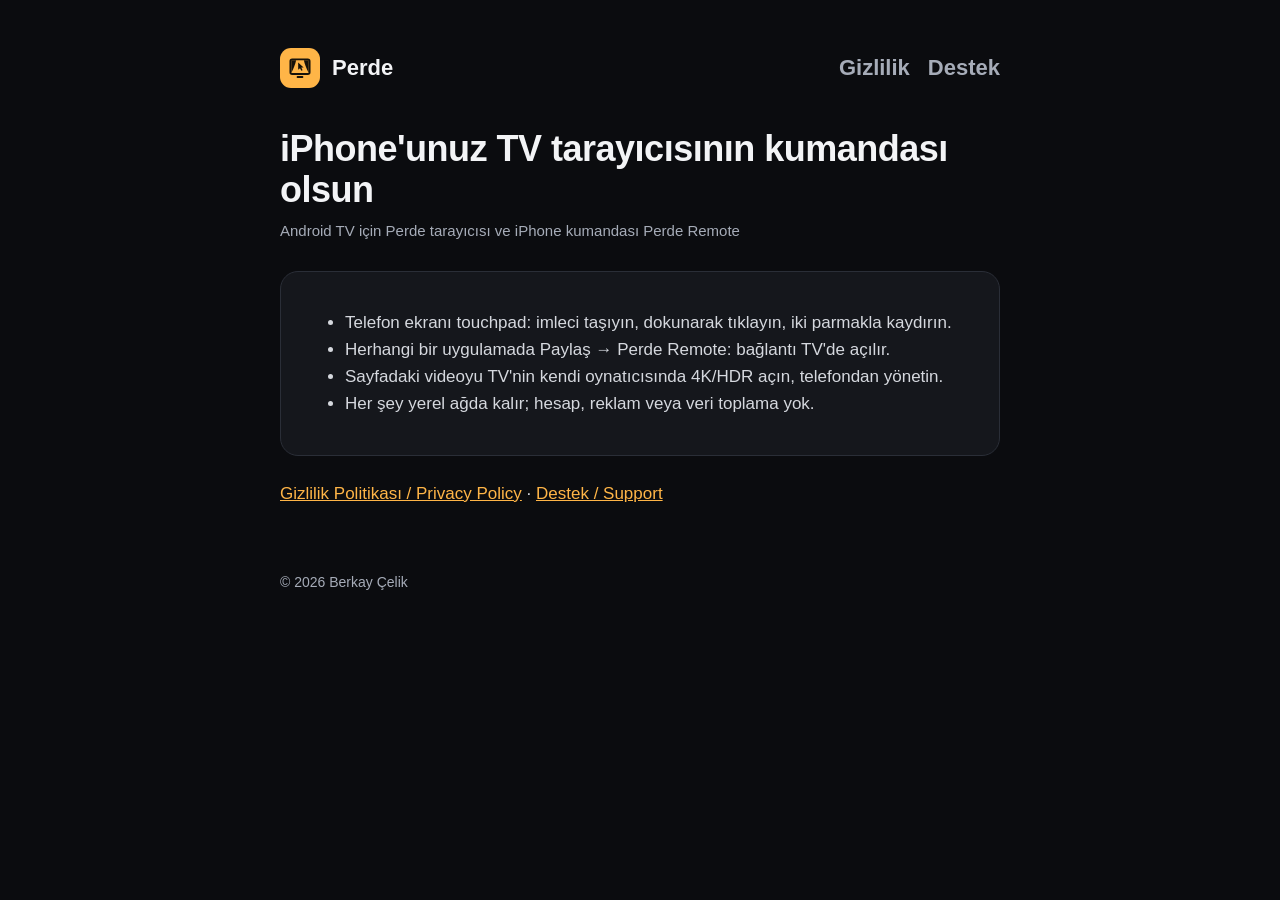
<file: index.html>
<!doctype html>
<html lang="tr">
<head>
<meta charset="utf-8">
<meta name="viewport" content="width=device-width, initial-scale=1">
<title>Perde · TV tarayıcı kumandası</title>
<link rel="icon" type="image/png" href="favicon.png">
<link rel="apple-touch-icon" href="apple-touch-icon.png">
<link rel="stylesheet" href="style.css">
</head>
<body>
<main>
  <header>
    <a href="./"><span class="mark"><svg width="26" height="26" viewBox="0 0 100 100" fill="currentColor" aria-hidden="true"><rect x="13" y="17" width="74" height="56" rx="7" fill="none" stroke="currentColor" stroke-width="7"/><path d="M16.5 20.5H35C32 35 26 52 16.5 69.5Z"/><path d="M83.5 20.5H65C68 35 74 52 83.5 69.5Z"/><path d="M43 29L43 57L50 50.5L55 61L60 58.8L55 48.5L64 48.5Z"/><rect x="37" y="81" width="26" height="7" rx="3.5"/></svg></span>Perde</a>
    <nav><a href="privacy.html">Gizlilik</a><a href="support.html">Destek</a></nav>
  </header>

  <h1>iPhone'unuz TV tarayıcısının kumandası olsun</h1>
  <p class="meta">Android TV için Perde tarayıcısı ve iPhone kumandası Perde Remote</p>

  <div class="card">
    <ul>
      <li>Telefon ekranı touchpad: imleci taşıyın, dokunarak tıklayın, iki parmakla kaydırın.</li>
      <li>Herhangi bir uygulamada Paylaş → Perde Remote: bağlantı TV'de açılır.</li>
      <li>Sayfadaki videoyu TV'nin kendi oynatıcısında 4K/HDR açın, telefondan yönetin.</li>
      <li>Her şey yerel ağda kalır; hesap, reklam veya veri toplama yok.</li>
    </ul>
  </div>

  <p><a href="privacy.html">Gizlilik Politikası / Privacy Policy</a> · <a href="support.html">Destek / Support</a></p>

  <footer>© 2026 Berkay Çelik</footer>
</main>
</body>
</html>
</file>
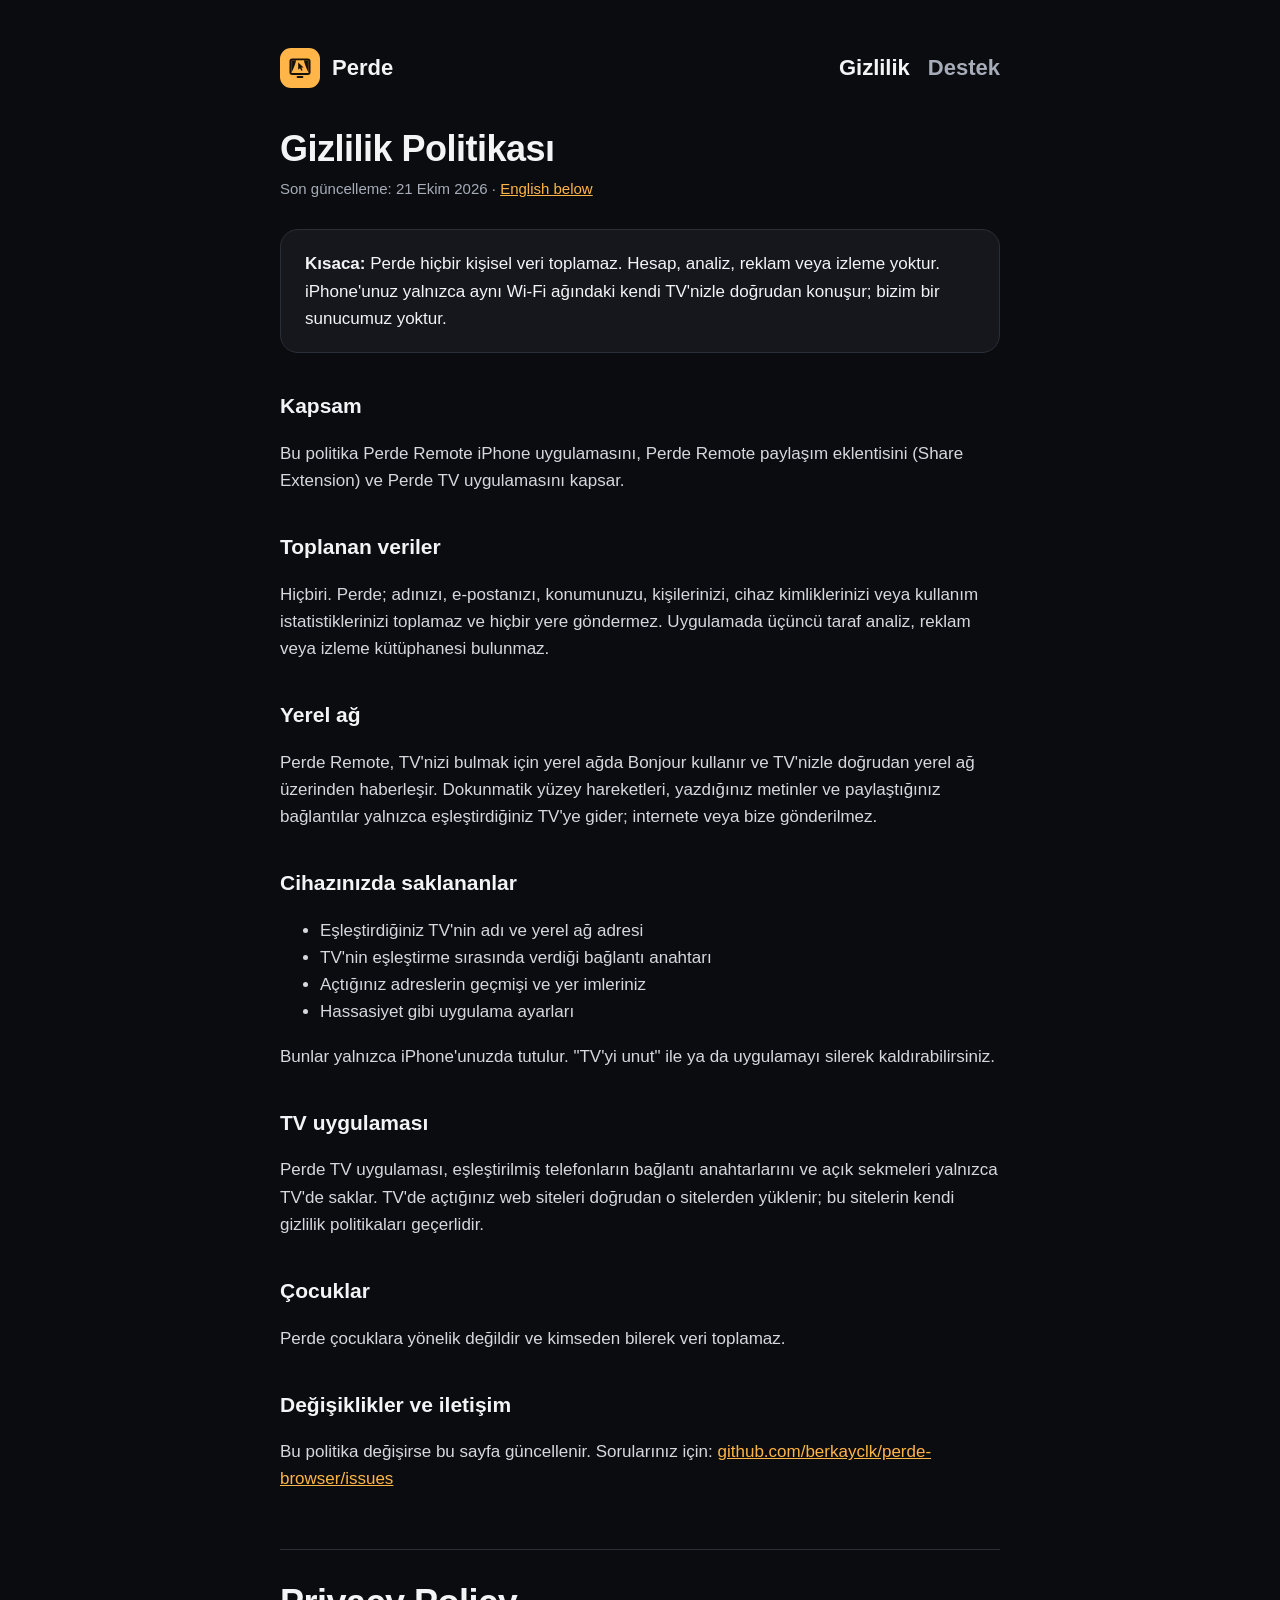
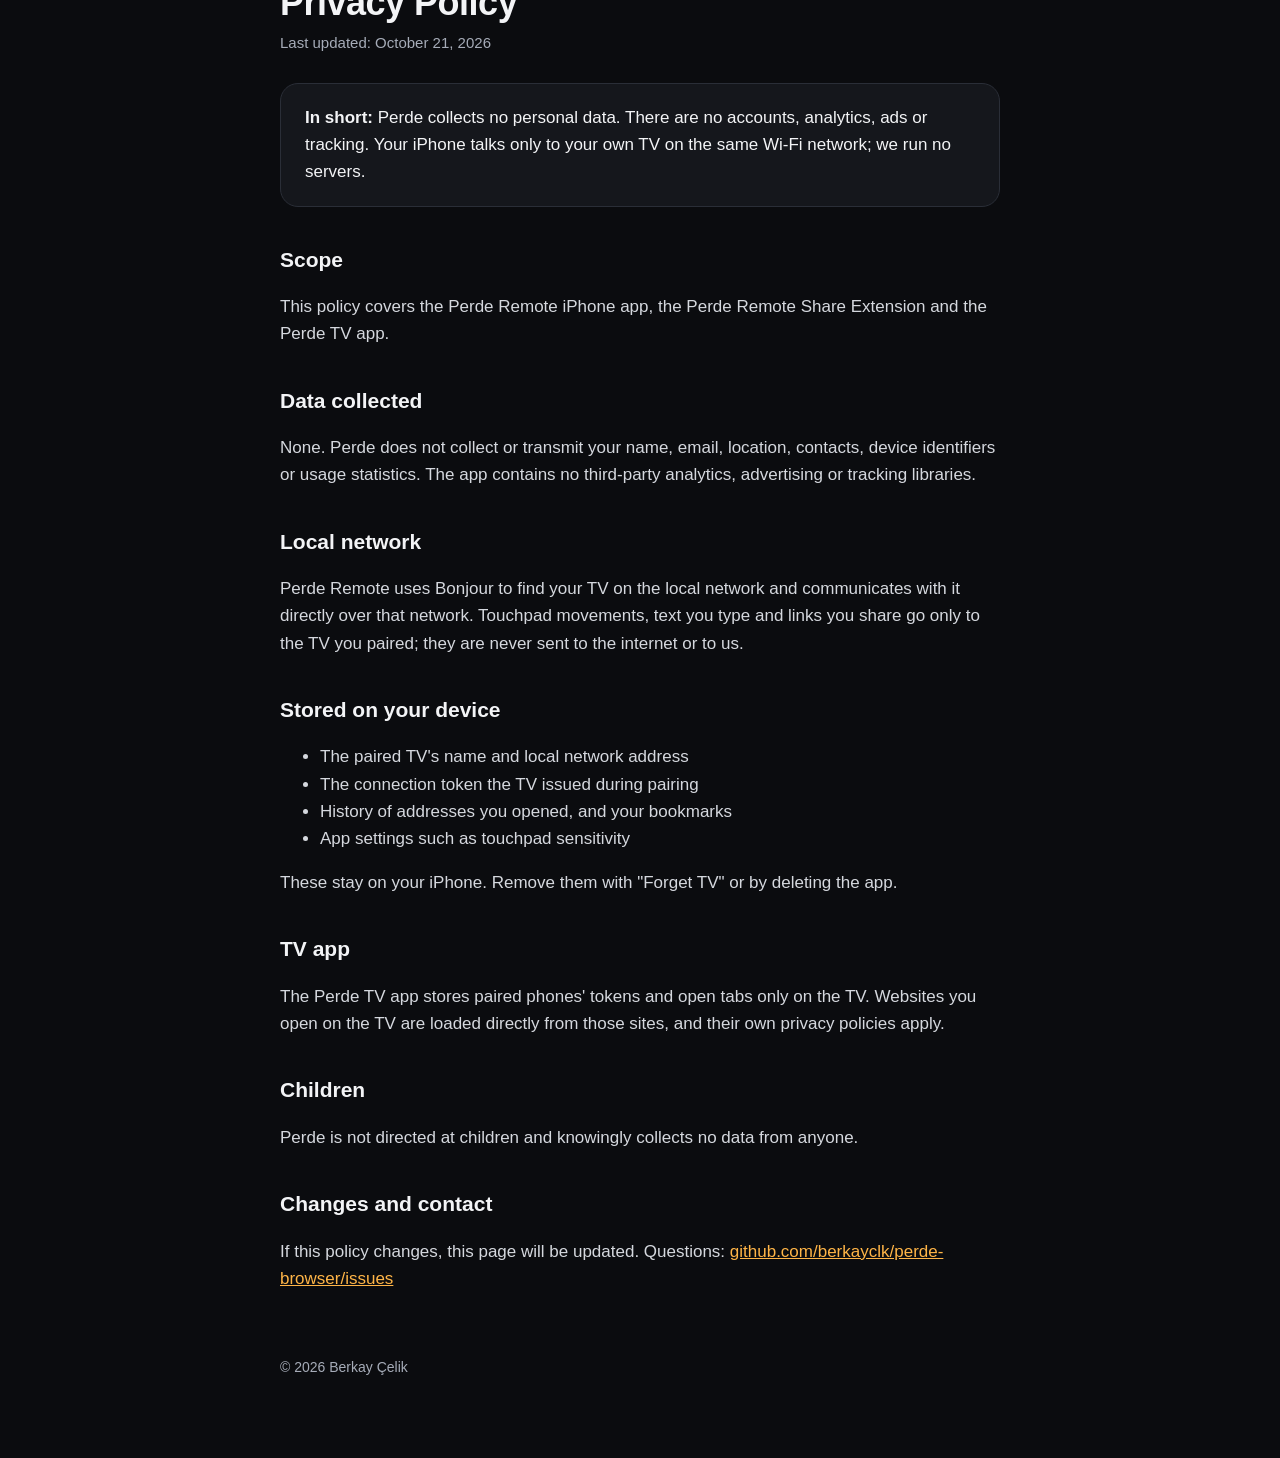
<file: privacy.html>
<!doctype html>
<html lang="tr">
<head>
<meta charset="utf-8">
<meta name="viewport" content="width=device-width, initial-scale=1">
<title>Perde · Gizlilik Politikası / Privacy Policy</title>
<link rel="icon" type="image/png" href="favicon.png">
<link rel="apple-touch-icon" href="apple-touch-icon.png">
<link rel="stylesheet" href="style.css">
</head>
<body>
<main>
  <header>
    <a href="./"><span class="mark"><svg width="26" height="26" viewBox="0 0 100 100" fill="currentColor" aria-hidden="true"><rect x="13" y="17" width="74" height="56" rx="7" fill="none" stroke="currentColor" stroke-width="7"/><path d="M16.5 20.5H35C32 35 26 52 16.5 69.5Z"/><path d="M83.5 20.5H65C68 35 74 52 83.5 69.5Z"/><path d="M43 29L43 57L50 50.5L55 61L60 58.8L55 48.5L64 48.5Z"/><rect x="37" y="81" width="26" height="7" rx="3.5"/></svg></span>Perde</a>
    <nav><a href="privacy.html" aria-current="page">Gizlilik</a><a href="support.html">Destek</a></nav>
  </header>

  <h1>Gizlilik Politikası</h1>
  <p class="meta">Son güncelleme: 21 Ekim 2026 · <a href="#en">English below</a></p>

  <div class="card">
    <strong>Kısaca:</strong> Perde hiçbir kişisel veri toplamaz. Hesap, analiz, reklam veya izleme yoktur. iPhone'unuz yalnızca aynı Wi-Fi ağındaki kendi TV'nizle doğrudan konuşur; bizim bir sunucumuz yoktur.
  </div>

  <h2>Kapsam</h2>
  <p>Bu politika Perde Remote iPhone uygulamasını, Perde Remote paylaşım eklentisini (Share Extension) ve Perde TV uygulamasını kapsar.</p>

  <h2>Toplanan veriler</h2>
  <p>Hiçbiri. Perde; adınızı, e-postanızı, konumunuzu, kişilerinizi, cihaz kimliklerinizi veya kullanım istatistiklerinizi toplamaz ve hiçbir yere göndermez. Uygulamada üçüncü taraf analiz, reklam veya izleme kütüphanesi bulunmaz.</p>

  <h2>Yerel ağ</h2>
  <p>Perde Remote, TV'nizi bulmak için yerel ağda Bonjour kullanır ve TV'nizle doğrudan yerel ağ üzerinden haberleşir. Dokunmatik yüzey hareketleri, yazdığınız metinler ve paylaştığınız bağlantılar yalnızca eşleştirdiğiniz TV'ye gider; internete veya bize gönderilmez.</p>

  <h2>Cihazınızda saklananlar</h2>
  <ul>
    <li>Eşleştirdiğiniz TV'nin adı ve yerel ağ adresi</li>
    <li>TV'nin eşleştirme sırasında verdiği bağlantı anahtarı</li>
    <li>Açtığınız adreslerin geçmişi ve yer imleriniz</li>
    <li>Hassasiyet gibi uygulama ayarları</li>
  </ul>
  <p>Bunlar yalnızca iPhone'unuzda tutulur. "TV'yi unut" ile ya da uygulamayı silerek kaldırabilirsiniz.</p>

  <h2>TV uygulaması</h2>
  <p>Perde TV uygulaması, eşleştirilmiş telefonların bağlantı anahtarlarını ve açık sekmeleri yalnızca TV'de saklar. TV'de açtığınız web siteleri doğrudan o sitelerden yüklenir; bu sitelerin kendi gizlilik politikaları geçerlidir.</p>

  <h2>Çocuklar</h2>
  <p>Perde çocuklara yönelik değildir ve kimseden bilerek veri toplamaz.</p>

  <h2>Değişiklikler ve iletişim</h2>
  <p>Bu politika değişirse bu sayfa güncellenir. Sorularınız için: <a href="https://github.com/berkayclk/perde-browser/issues">github.com/berkayclk/perde-browser/issues</a></p>

  <section class="lang" id="en" lang="en">
    <h1>Privacy Policy</h1>
    <p class="meta">Last updated: October 21, 2026</p>
    <div class="card">
      <strong>In short:</strong> Perde collects no personal data. There are no accounts, analytics, ads or tracking. Your iPhone talks only to your own TV on the same Wi-Fi network; we run no servers.
    </div>
    <h2>Scope</h2>
    <p>This policy covers the Perde Remote iPhone app, the Perde Remote Share Extension and the Perde TV app.</p>
    <h2>Data collected</h2>
    <p>None. Perde does not collect or transmit your name, email, location, contacts, device identifiers or usage statistics. The app contains no third-party analytics, advertising or tracking libraries.</p>
    <h2>Local network</h2>
    <p>Perde Remote uses Bonjour to find your TV on the local network and communicates with it directly over that network. Touchpad movements, text you type and links you share go only to the TV you paired; they are never sent to the internet or to us.</p>
    <h2>Stored on your device</h2>
    <ul>
      <li>The paired TV's name and local network address</li>
      <li>The connection token the TV issued during pairing</li>
      <li>History of addresses you opened, and your bookmarks</li>
      <li>App settings such as touchpad sensitivity</li>
    </ul>
    <p>These stay on your iPhone. Remove them with "Forget TV" or by deleting the app.</p>
    <h2>TV app</h2>
    <p>The Perde TV app stores paired phones' tokens and open tabs only on the TV. Websites you open on the TV are loaded directly from those sites, and their own privacy policies apply.</p>
    <h2>Children</h2>
    <p>Perde is not directed at children and knowingly collects no data from anyone.</p>
    <h2>Changes and contact</h2>
    <p>If this policy changes, this page will be updated. Questions: <a href="https://github.com/berkayclk/perde-browser/issues">github.com/berkayclk/perde-browser/issues</a></p>
  </section>

  <footer>© 2026 Berkay Çelik</footer>
</main>
</body>
</html>
</file>
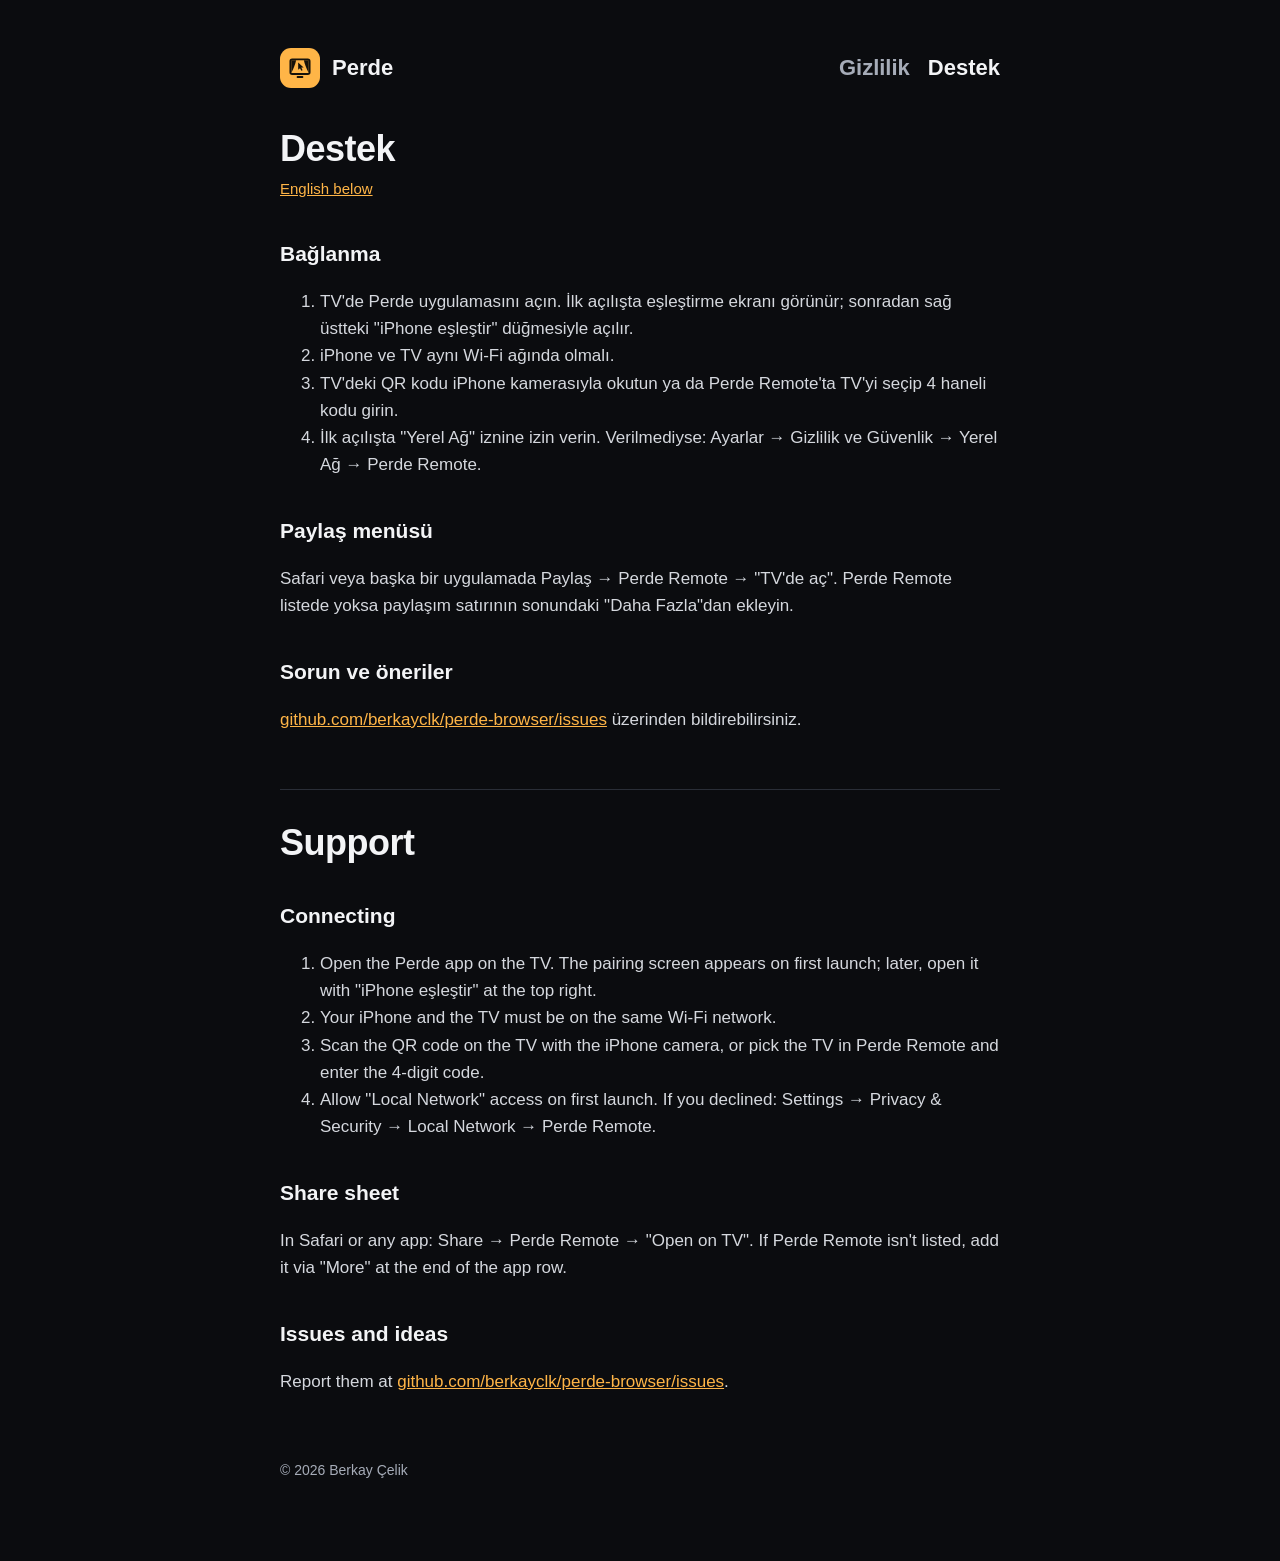
<file: support.html>
<!doctype html>
<html lang="tr">
<head>
<meta charset="utf-8">
<meta name="viewport" content="width=device-width, initial-scale=1">
<title>Perde · Destek / Support</title>
<link rel="icon" type="image/png" href="favicon.png">
<link rel="apple-touch-icon" href="apple-touch-icon.png">
<link rel="stylesheet" href="style.css">
</head>
<body>
<main>
  <header>
    <a href="./"><span class="mark"><svg width="26" height="26" viewBox="0 0 100 100" fill="currentColor" aria-hidden="true"><rect x="13" y="17" width="74" height="56" rx="7" fill="none" stroke="currentColor" stroke-width="7"/><path d="M16.5 20.5H35C32 35 26 52 16.5 69.5Z"/><path d="M83.5 20.5H65C68 35 74 52 83.5 69.5Z"/><path d="M43 29L43 57L50 50.5L55 61L60 58.8L55 48.5L64 48.5Z"/><rect x="37" y="81" width="26" height="7" rx="3.5"/></svg></span>Perde</a>
    <nav><a href="privacy.html">Gizlilik</a><a href="support.html" aria-current="page">Destek</a></nav>
  </header>

  <h1>Destek</h1>
  <p class="meta"><a href="#en">English below</a></p>

  <h2>Bağlanma</h2>
  <ol>
    <li>TV'de Perde uygulamasını açın. İlk açılışta eşleştirme ekranı görünür; sonradan sağ üstteki "iPhone eşleştir" düğmesiyle açılır.</li>
    <li>iPhone ve TV aynı Wi-Fi ağında olmalı.</li>
    <li>TV'deki QR kodu iPhone kamerasıyla okutun ya da Perde Remote'ta TV'yi seçip 4 haneli kodu girin.</li>
    <li>İlk açılışta "Yerel Ağ" iznine izin verin. Verilmediyse: Ayarlar → Gizlilik ve Güvenlik → Yerel Ağ → Perde Remote.</li>
  </ol>

  <h2>Paylaş menüsü</h2>
  <p>Safari veya başka bir uygulamada Paylaş → Perde Remote → "TV'de aç". Perde Remote listede yoksa paylaşım satırının sonundaki "Daha Fazla"dan ekleyin.</p>

  <h2>Sorun ve öneriler</h2>
  <p><a href="https://github.com/berkayclk/perde-browser/issues">github.com/berkayclk/perde-browser/issues</a> üzerinden bildirebilirsiniz.</p>

  <section class="lang" id="en" lang="en">
    <h1>Support</h1>
    <h2>Connecting</h2>
    <ol>
      <li>Open the Perde app on the TV. The pairing screen appears on first launch; later, open it with "iPhone eşleştir" at the top right.</li>
      <li>Your iPhone and the TV must be on the same Wi-Fi network.</li>
      <li>Scan the QR code on the TV with the iPhone camera, or pick the TV in Perde Remote and enter the 4-digit code.</li>
      <li>Allow "Local Network" access on first launch. If you declined: Settings → Privacy &amp; Security → Local Network → Perde Remote.</li>
    </ol>
    <h2>Share sheet</h2>
    <p>In Safari or any app: Share → Perde Remote → "Open on TV". If Perde Remote isn't listed, add it via "More" at the end of the app row.</p>
    <h2>Issues and ideas</h2>
    <p>Report them at <a href="https://github.com/berkayclk/perde-browser/issues">github.com/berkayclk/perde-browser/issues</a>.</p>
  </section>

  <footer>© 2026 Berkay Çelik</footer>
</main>
</body>
</html>
</file>
<file: style.css>
:root {
  --bg: #0B0C0F;
  --surface: #15171C;
  --line: #2A2E37;
  --text: #F3F4F6;
  --muted: #A6ACB8;
  --accent: #FFB547;
}
* { box-sizing: border-box; }
body {
  margin: 0;
  background: var(--bg);
  color: var(--text);
  font: 17px/1.6 -apple-system, BlinkMacSystemFont, "Segoe UI", Roboto, sans-serif;
}
main { max-width: 760px; margin: 0 auto; padding: 48px 20px 80px; }
header { display: flex; align-items: center; gap: 12px; margin-bottom: 40px; }
header a { display: flex; align-items: center; gap: 12px; color: var(--text); text-decoration: none; font-weight: 800; font-size: 22px; }
.mark { width: 40px; height: 40px; border-radius: 11px; background: var(--accent); color: #17120A; display: flex; align-items: center; justify-content: center; }
nav { margin-left: auto; display: flex; gap: 18px; font-size: 15px; }
nav a { color: var(--muted); text-decoration: none; }
nav a:hover, nav a[aria-current="page"] { color: var(--text); }
h1 { font-size: 36px; line-height: 1.15; margin: 0 0 8px; letter-spacing: -0.5px; }
h2 { font-size: 21px; margin: 36px 0 8px; }
p, li { color: #D5D8DE; }
.meta { color: var(--muted); font-size: 15px; margin: 0 0 28px; }
a { color: var(--accent); }
.card { background: var(--surface); border: 1px solid var(--line); border-radius: 18px; padding: 20px 24px; margin: 24px 0; }
.lang { margin-top: 56px; padding-top: 32px; border-top: 1px solid var(--line); }
footer { margin-top: 64px; color: var(--muted); font-size: 14px; }
</file>
